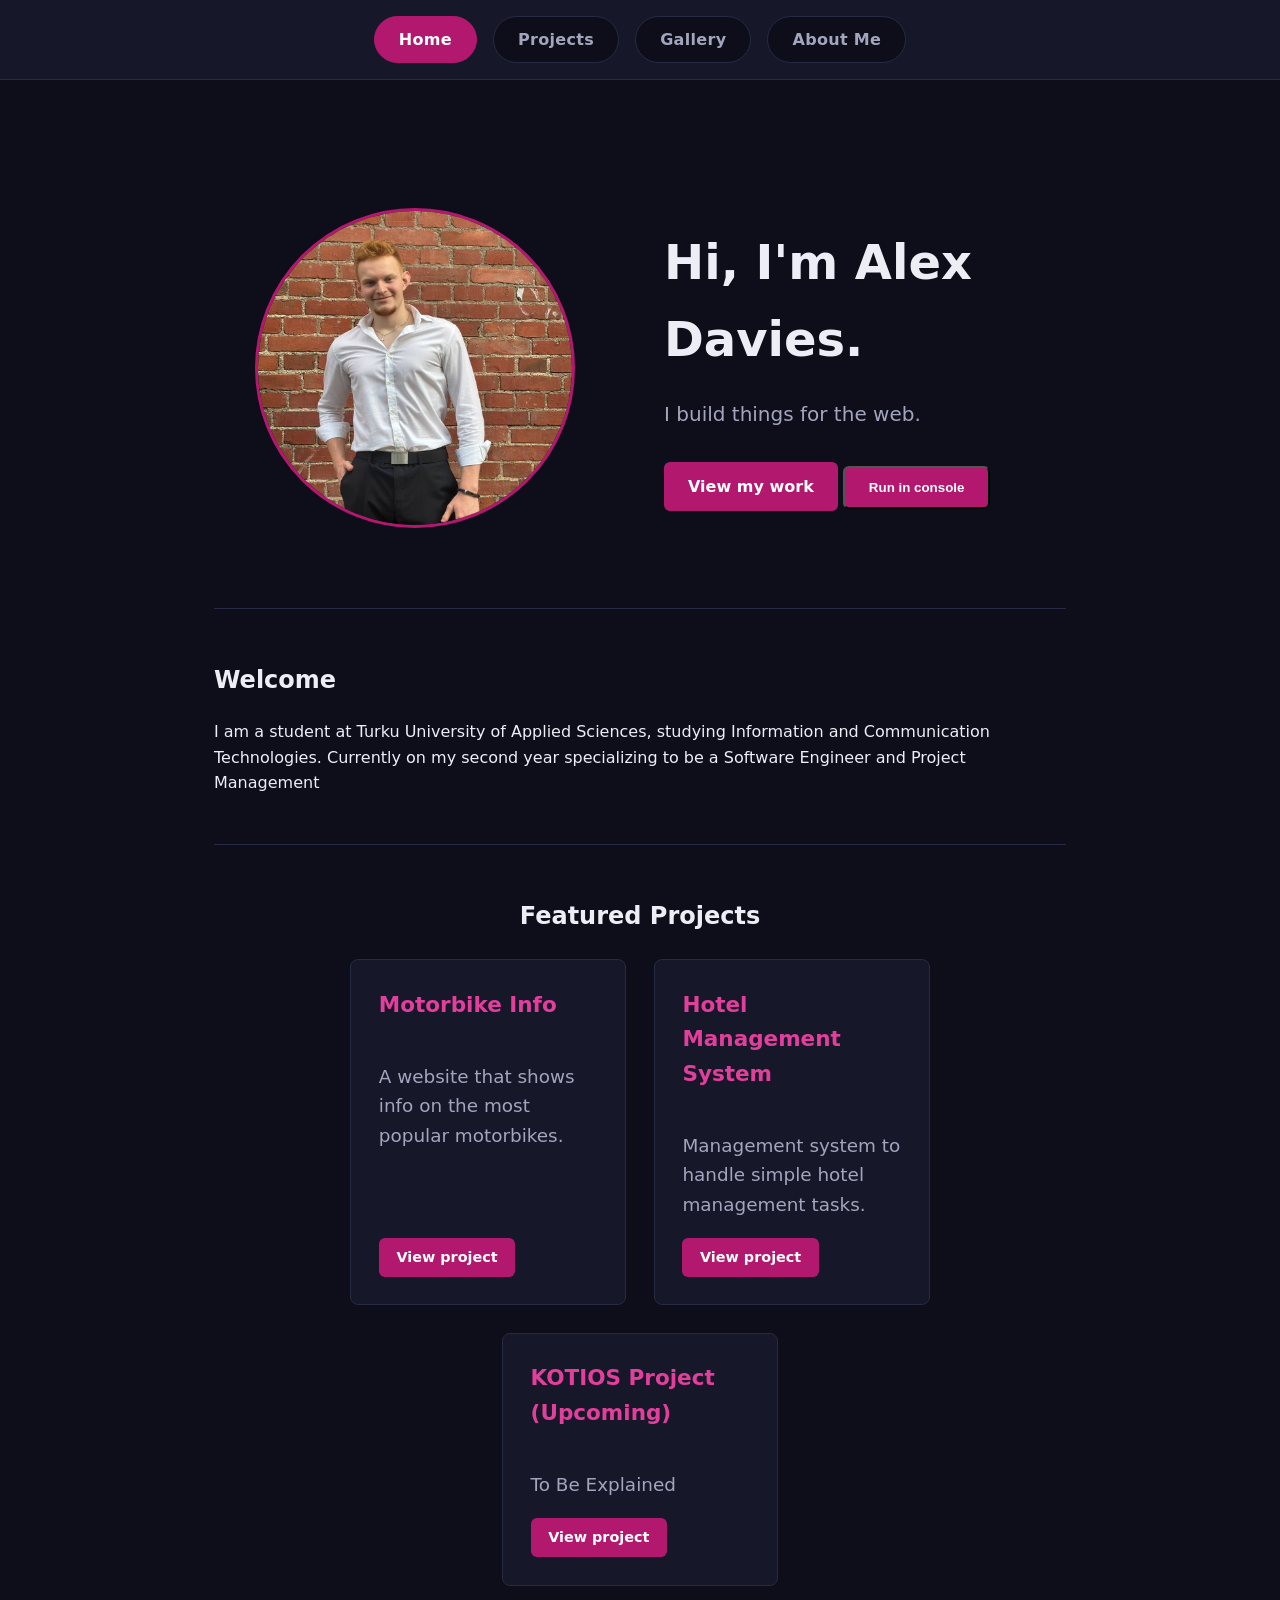
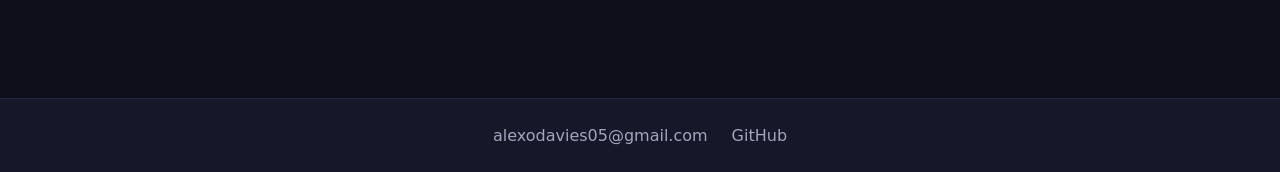
<file: index.html>
<!DOCTYPE html>
<html lang="en">
<head>
  <meta charset="UTF-8">
  <meta name="viewport" content="width=device-width, initial-scale=1.0">
  <title>Alex Davies | Portfolio</title>
  <link rel="stylesheet" href="styles.css">
</head>
<body>

  <!-- ===== Header ===== -->
  <header class="site-header">
    <nav class="site-nav">
      <a href="index.html" class="active">Home</a>
      <a href="projects.html">Projects</a>
      <a href="gallery.html">Gallery</a>
      <a href="about_me.html">About Me</a>
    </nav>
  </header>

  <!-- ===== Main page content ===== -->
  <main>
    <section class="hero">
      <div class="hero-photo">
        <img src="Pictures/Portfolio_Picture.jpg" alt="Alex Davies">
      </div>
      <div class="hero-text">
        <h1>Hi, I'm Alex Davies.</h1>
        <p>I build things for the web.</p>
        <a class="button" href="projects.html">View my work</a>
        <button class="button" id="run-console-btn" type="button">Run in console</button>
      </div>
    </section>

    <section class="intro">
      <h2>Welcome</h2>
      <p>I am a student at Turku University of Applied Sciences, studying Information and Communication Technologies. Currently on my second year specializing to be a Software Engineer and Project Management</p>
    </section>

    <section class="featured-projects">
      <h2>Featured Projects</h2>
      <div class="cards">
        <article class="card">
          <h3>Motorbike Info</h3>
          <p>A website that shows info on the most popular motorbikes.</p>
          <a class="button small" href="projects.html">View project</a>
        </article>
        <article class="card">
          <h3>Hotel Management System</h3>
          <p>Management system to handle simple hotel management tasks.</p>
          <a class="button small" href="projects.html">View project</a>
        </article>
        <article class="card">
          <h3>KOTIOS Project (Upcoming)</h3>
          <p>To Be Explained</p>
          <a class="button small" href="projects.html">View project</a>
        </article>
      </div>
    </section>
  </main>

  <!-- ===== Footer ===== -->
  <footer class="site-footer">
    <p>alexodavies05@gmail.com</p>
    <a href="https://github.com/F1nnAlex" target="_blank" rel="noopener">GitHub</a>
  </footer>

  <script src="Assignment_2.js"></script>
</body>
</html>
</file>
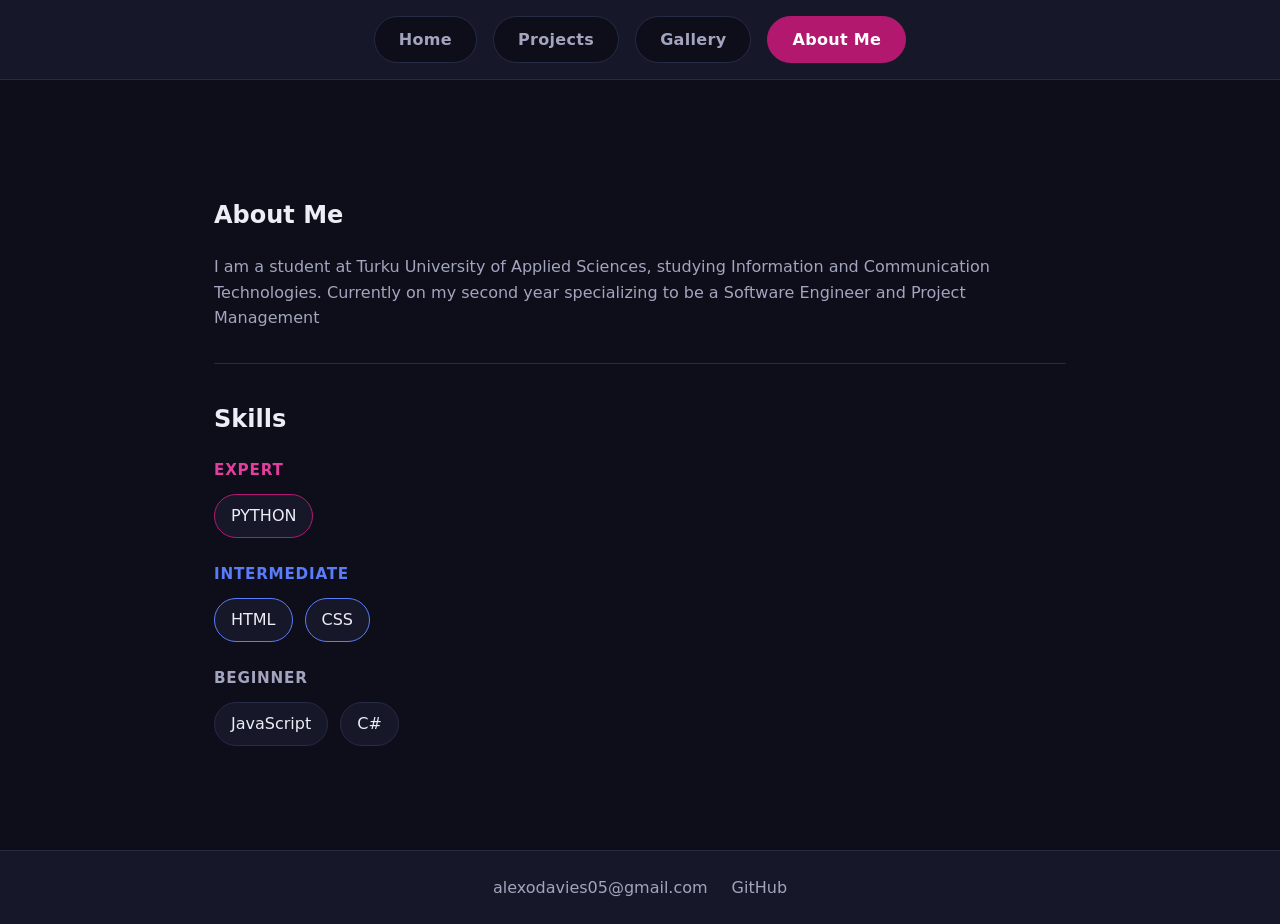
<file: about_me.html>
<!DOCTYPE html>
<html lang="en">
<head>
  <meta charset="UTF-8">
  <meta name="viewport" content="width=device-width, initial-scale=1.0">
  <title>About Me | Alex Davies</title>
  <link rel="stylesheet" href="styles.css">
</head>
<body>

  <!-- ===== Header ===== -->
  <header class="site-header">
    <nav class="site-nav">
      <a href="index.html">Home</a>
      <a href="projects.html">Projects</a>
      <a href="gallery.html">Gallery</a>
      <a href="about_me.html" class="active">About Me</a>
    </nav>
  </header>

  <!-- ===== About Me page content ===== -->
  <main>
    <section class="about-intro">
      <h1>About Me</h1>
      <p>I am a student at Turku University of Applied Sciences, studying Information and Communication Technologies. Currently on my second year specializing to be a Software Engineer and Project Management</p>
    </section>

    <section class="skills">
      <h2>Skills</h2>

      <div class="skill-tier expert">
        <h3>Expert</h3>
        <ul>
          <li>PYTHON</li>
        </ul>
      </div>

      <div class="skill-tier intermediate">
        <h3>Intermediate</h3>
        <ul>
          <li>HTML</li>
          <li>CSS</li>
        </ul>
      </div>

      <div class="skill-tier beginner">
        <h3>Beginner</h3>
        <ul>
          <li>JavaScript</li>
          <li>C#</li>
        </ul>
      </div>
    </section>
  </main>

  <!-- ===== Footer ===== -->
  <footer class="site-footer">
    <p>alexodavies05@gmail.com</p>
    <a href="https://github.com/F1nnAlex" target="_blank" rel="noopener">GitHub</a>
  </footer>

</body>
</html>
</file>
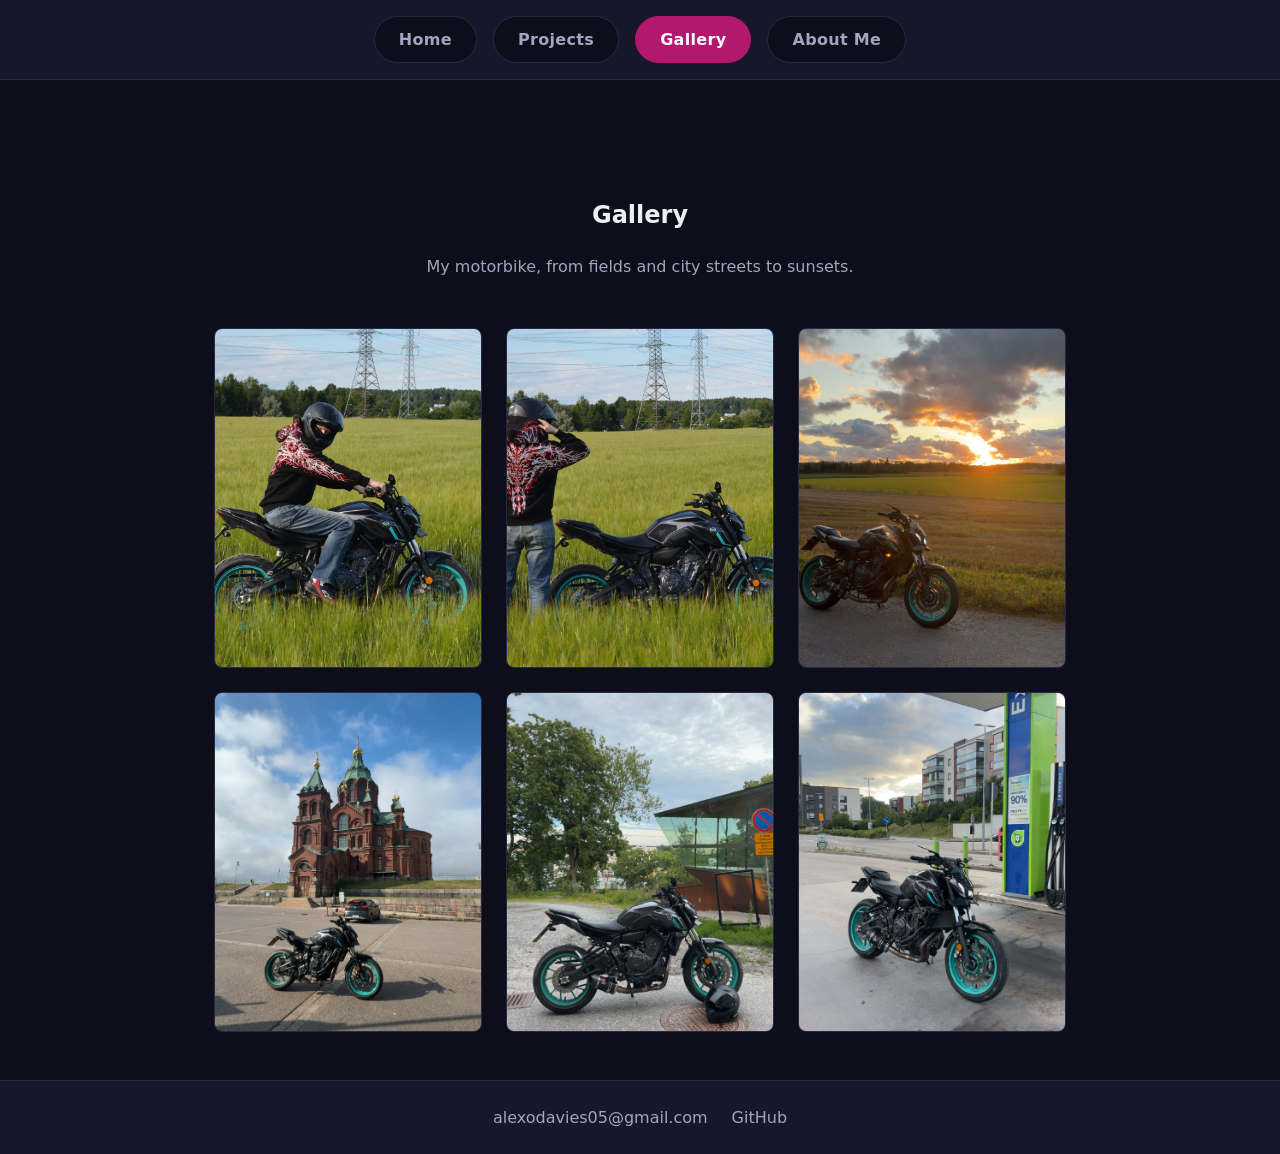
<file: gallery.html>
<!DOCTYPE html>
<html lang="en">
<head>
  <meta charset="UTF-8">
  <meta name="viewport" content="width=device-width, initial-scale=1.0">
  <title>Gallery | Alex Davies</title>
  <link rel="stylesheet" href="styles.css">
</head>
<body>

  <!-- ===== Header ===== -->
  <header class="site-header">
    <nav class="site-nav">
      <a href="index.html">Home</a>
      <a href="projects.html">Projects</a>
      <a href="gallery.html" class="active">Gallery</a>
      <a href="about_me.html">About Me</a>
    </nav>
  </header>

  <!-- ===== Gallery page content ===== -->
  <main>
    <section class="gallery-intro">
      <h1>Gallery</h1>
      <p>My motorbike, from fields and city streets to sunsets.</p>
    </section>

    <section class="gallery">
      <div class="gallery-flex">
        <figure class="gallery-item"><img src="Pictures/gallery_1.jpg" alt="Rider in a black helmet and red-patterned hoodie sitting on a black and teal motorbike in a green field"></figure>
        <figure class="gallery-item"><img src="Pictures/gallery_2.jpg" alt="Rider in a red-patterned hoodie standing in a green field next to a parked black and teal motorbike"></figure>
        <figure class="gallery-item"><img src="Pictures/gallery_3.jpg" alt="Black and teal motorbike parked on a country road at sunset with orange clouds over a field"></figure>
        <figure class="gallery-item"><img src="Pictures/gallery_4.jpg" alt="Black and teal motorbike parked in front of Uspenski Cathedral under a blue sky"></figure>
        <figure class="gallery-item"><img src="Pictures/gallery_5.jpg" alt="Black and teal motorbike parked on gravel with a helmet resting against the front wheel and a glass building behind"></figure>
        <figure class="gallery-item"><img src="Pictures/gallery_6.jpg" alt="Black and teal motorbike parked at a petrol station with apartment buildings in the background"></figure>
      </div>
    </section>
  </main>

  <!-- ===== Footer ===== -->
  <footer class="site-footer">
    <p>alexodavies05@gmail.com</p>
    <a href="https://github.com/F1nnAlex" target="_blank" rel="noopener">GitHub</a>
  </footer>

</body>
</html>
</file>
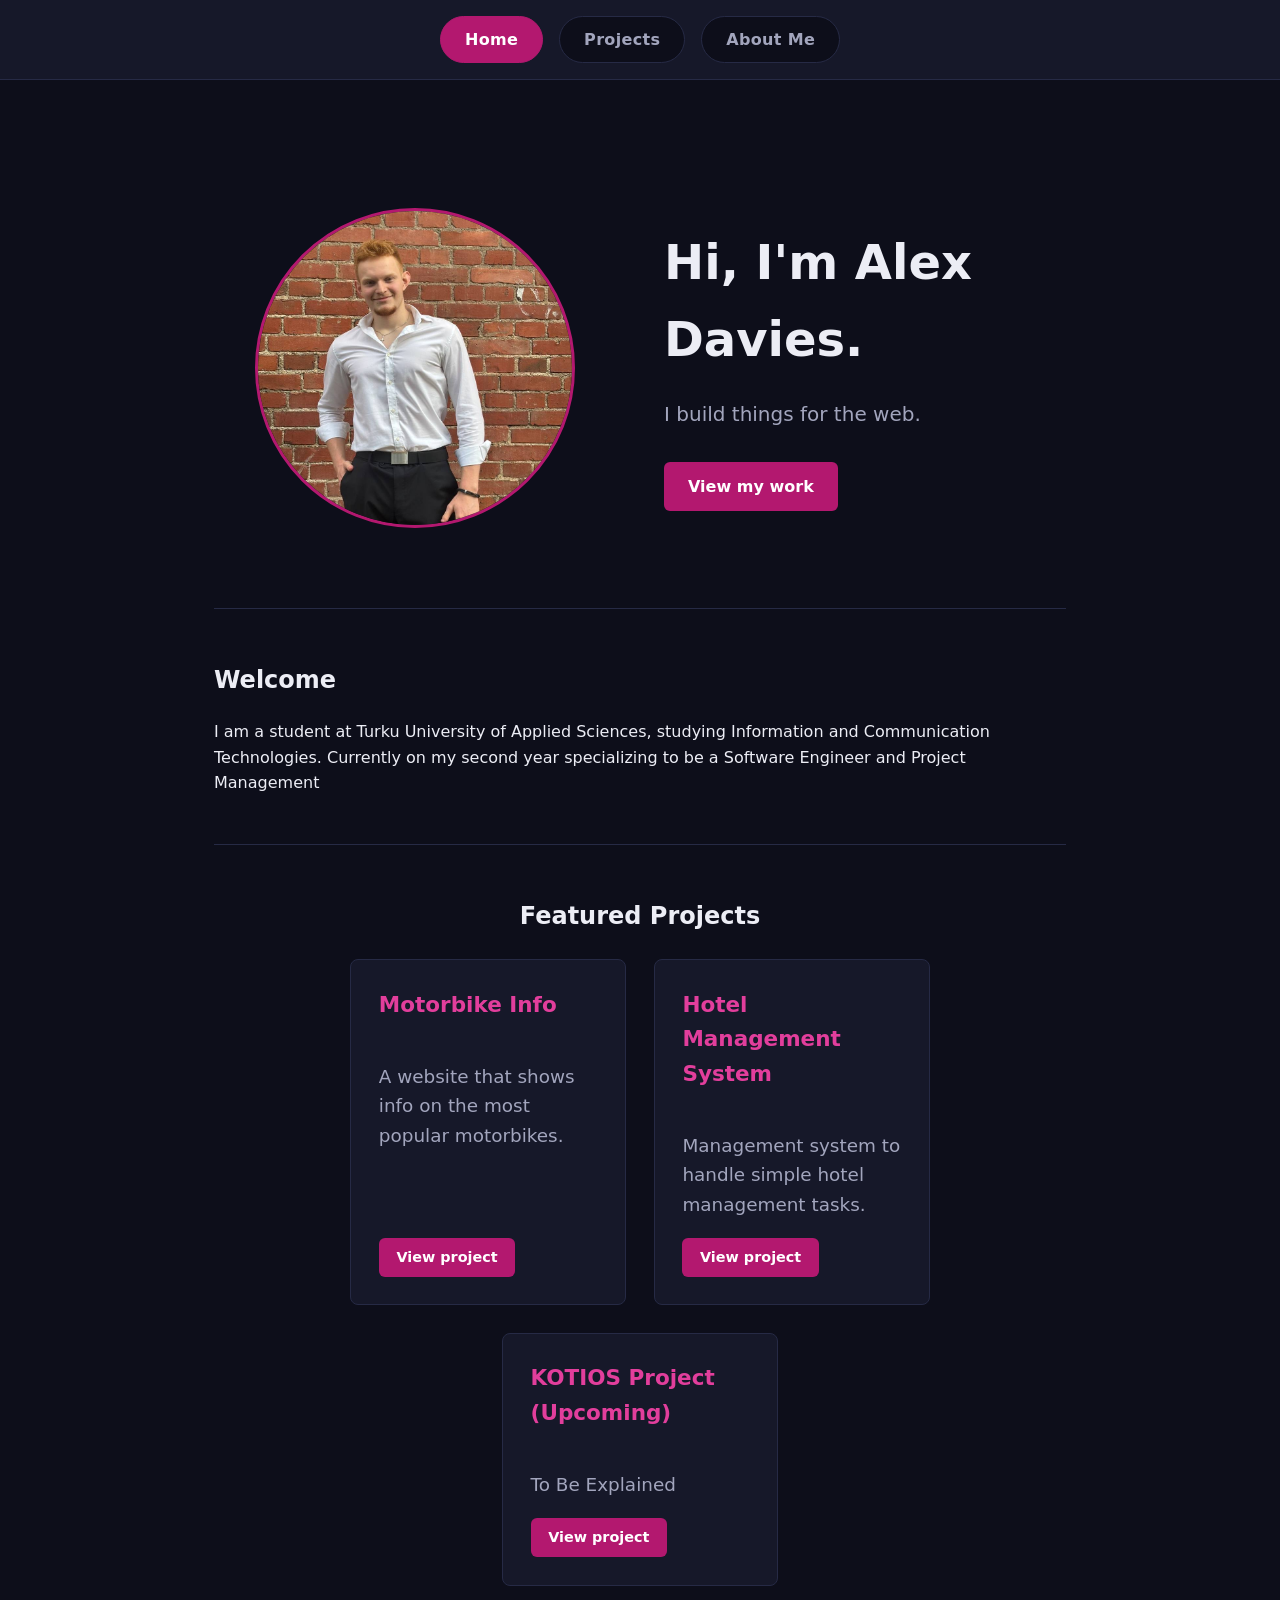
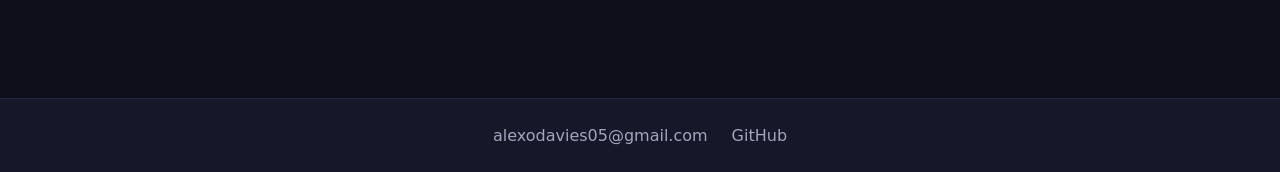
<file: main.html>
<!DOCTYPE html>
<html lang="en">
<head>
  <meta charset="UTF-8">
  <meta name="viewport" content="width=device-width, initial-scale=1.0">
  <title>Alex Davies | Portfolio</title>
  <link rel="stylesheet" href="styles.css">
</head>
<body>

  <!-- ===== Header ===== -->
  <header class="site-header">
    <nav class="site-nav">
      <a href="main.html" class="active">Home</a>
      <a href="projects.html">Projects</a>
      <a href="about_me.html">About Me</a>
    </nav>
  </header>

  <!-- ===== Main page content ===== -->
  <main>
    <section class="hero">
      <div class="hero-photo">
        <img src="Pictures/Portfolio_Picture.jpg" alt="Alex Davies">
      </div>
      <div class="hero-text">
        <h1>Hi, I'm Alex Davies.</h1>
        <p>I build things for the web.</p>
        <a class="button" href="projects.html">View my work</a>
      </div>
    </section>

    <section class="intro">
      <h2>Welcome</h2>
      <p>I am a student at Turku University of Applied Sciences, studying Information and Communication Technologies. Currently on my second year specializing to be a Software Engineer and Project Management</p>
    </section>

    <section class="featured-projects">
      <h2>Featured Projects</h2>
      <div class="cards">
        <article class="card">
          <h3>Motorbike Info</h3>
          <p>A website that shows info on the most popular motorbikes.</p>
          <a class="button small" href="projects.html">View project</a>
        </article>
        <article class="card">
          <h3>Hotel Management System</h3>
          <p>Management system to handle simple hotel management tasks.</p>
          <a class="button small" href="projects.html">View project</a>
        </article>
        <article class="card">
          <h3>KOTIOS Project (Upcoming)</h3>
          <p>To Be Explained</p>
          <a class="button small" href="projects.html">View project</a>
        </article>
      </div>
    </section>
  </main>

  <!-- ===== Footer ===== -->
  <footer class="site-footer">
    <p>alexodavies05@gmail.com</p>
    <a href="https://github.com/F1nnAlex" target="_blank" rel="noopener">GitHub</a>
  </footer>

</body>
</html>
</file>
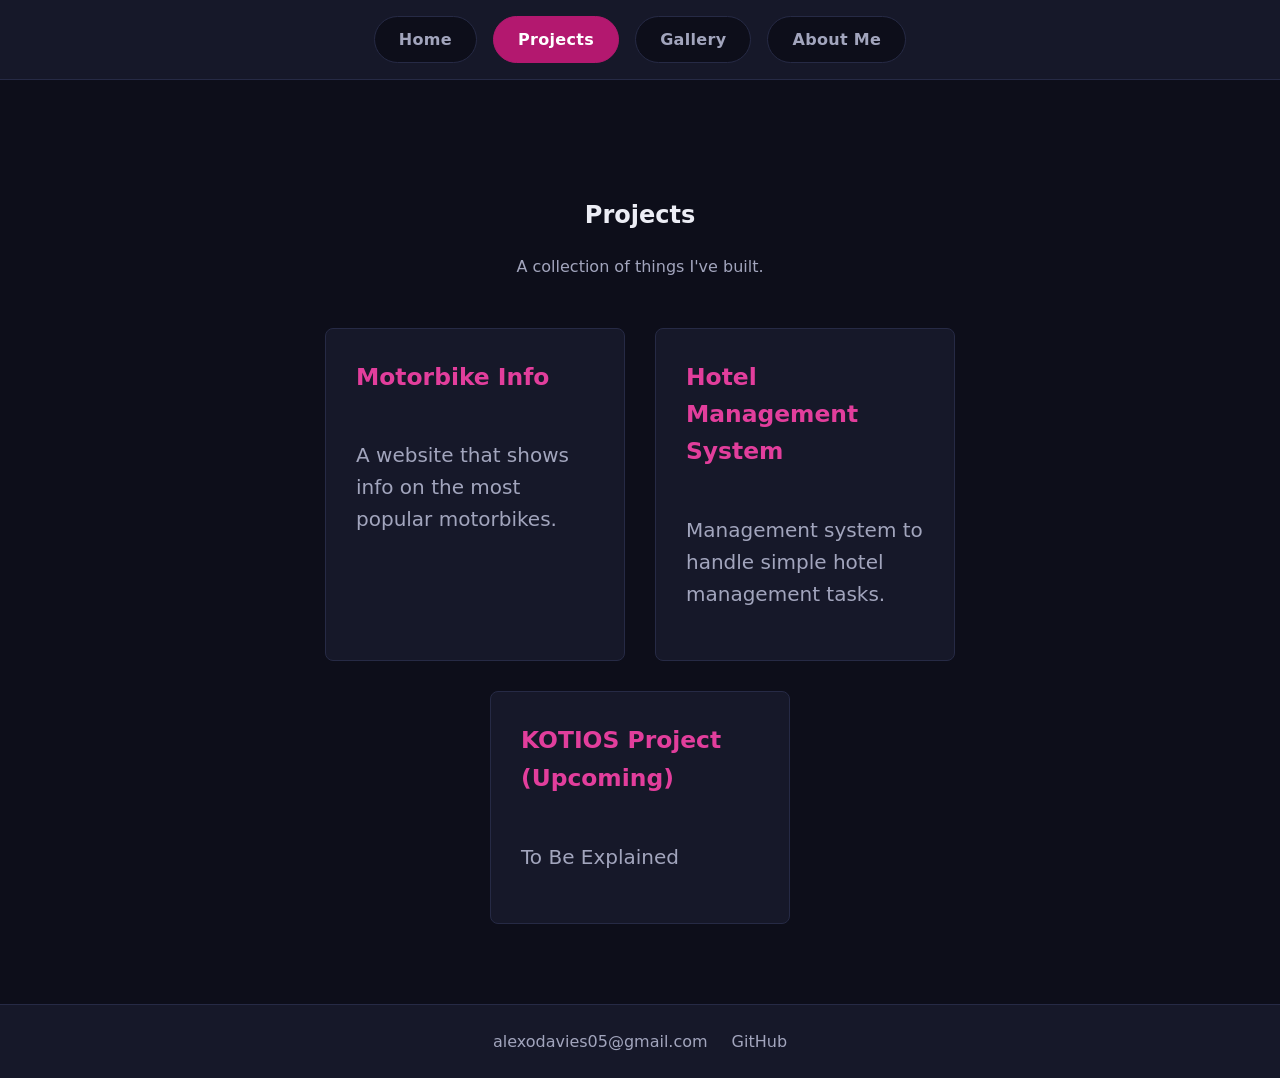
<file: projects.html>
<!DOCTYPE html>
<html lang="en">
<head>
  <meta charset="UTF-8">
  <meta name="viewport" content="width=device-width, initial-scale=1.0">
  <title>Projects | Alex Davies</title>
  <link rel="stylesheet" href="styles.css">
</head>
<body>

  <!-- ===== Header ===== -->
  <header class="site-header">
    <nav class="site-nav">
      <a href="index.html">Home</a>
      <a href="projects.html" class="active">Projects</a>
      <a href="gallery.html">Gallery</a>
      <a href="about_me.html">About Me</a>
    </nav>
  </header>

  <!-- ===== Projects page content ===== -->
  <main>
    <section class="projects-intro">
      <h1>Projects</h1>
      <p>A collection of things I've built.</p>
    </section>

    <section class="project-list">
      <div class="cards">
        <article class="card">
          <h3>Motorbike Info</h3>
          <p>A website that shows info on the most popular motorbikes.</p>
        </article>
        <article class="card">
          <h3>Hotel Management System</h3>
          <p>Management system to handle simple hotel management tasks.</p>
        </article>
        <article class="card">
          <h3>KOTIOS Project (Upcoming)</h3>
          <p>To Be Explained</p>
        </article>
      </div>
    </section>
  </main>

  <!-- ===== Footer ===== -->
  <footer class="site-footer">
    <p>alexodavies05@gmail.com</p>
    <a href="https://github.com/F1nnAlex" target="_blank" rel="noopener">GitHub</a>
  </footer>

</body>
</html>
</file>
<file: styles.css>
/* =========================================================
   Shared styles (used across all pages: Home, Projects, About Me)
   ========================================================= */

:root {
  --bg: #0d0e1a;          /* dark navy background */
  --bg-alt: #161829;      /* slightly lighter panel background */
  --text: #ecedf5;        /* main text */
  --muted: #a2a5bd;       /* secondary text */
  --accent: #b3186f;      /* dark magenta accent */
  --accent-light: #e23e9c;/* brighter magenta for hover states */
  --accent-blue: #5b7cfa; /* dark blue accent, used for intermediate skill tier */
  --border: #262a45;      /* subtle border colour */
}

* {
  box-sizing: border-box;
}

html {
  scroll-behavior: smooth;
}

body {
  margin: 0;
  font-family: system-ui, -apple-system, "Segoe UI", Roboto, sans-serif;
  line-height: 1.6;
  color: var(--text);
  background: var(--bg);
}

a {
  color: var(--accent-light);
}

h1, h2, h3 {
  color: var(--text);
}

main {
  max-width: 900px;
  margin: 0 auto;
  padding: 3rem 1.5rem;
}

/* Header */
.site-header {
  position: sticky;
  top: 0;
  z-index: 10;
  background: var(--bg-alt);
  border-bottom: 1px solid var(--border);
}

.site-nav {
  display: flex;
  justify-content: center;
  align-items: center;
  gap: 1rem;
  padding: 1rem;
}

.site-nav a {
  text-align: center;
  padding: 0.6rem 1.5rem;
  text-decoration: none;
  font-weight: 600;
  letter-spacing: 0.02em;
  color: var(--muted);
  background: var(--bg);
  border: 1px solid var(--border);
  border-radius: 999px;
  transition: color 0.2s ease, border-color 0.2s ease, background 0.2s ease;
}

.site-nav a:hover {
  color: var(--text);
  border-color: var(--accent-light);
}

.site-nav a.active {
  color: #fff;
  background: var(--accent);
  border-color: var(--accent);
}

/* Footer */
.site-footer {
  background: var(--bg-alt);
  border-top: 1px solid var(--border);
  padding: 1.5rem;
  text-align: center;
  color: var(--muted);
  display: flex;
  justify-content: center;
  align-items: center;
  gap: 1.5rem;
  flex-wrap: wrap;
}

.site-footer a,
.site-footer p {
  color: var(--muted);
  margin: 0;
  text-decoration: none;
}

.site-footer a:hover {
  color: var(--accent-light);
}

.button {
  display: inline-block;
  padding: 0.75rem 1.5rem;
  border-radius: 6px;
  background: var(--accent);
  color: #fff;
  text-decoration: none;
  font-weight: 600;
  transition: background 0.2s ease;
}

.button:hover {
  background: var(--accent-light);
}

.button.small {
  padding: 0.5rem 1.1rem;
  font-size: 0.9rem;
}

.cards {
  display: flex;
  flex-wrap: wrap;
  justify-content: center;
  gap: 1.5rem;
  padding-bottom: 2rem;
}

.card {
  display: flex;
  flex-direction: column;
  align-items: flex-start;
  flex: 0 1 240px;
  padding: 1.5rem;
  border-radius: 8px;
  background: var(--bg-alt);
  border: 1px solid var(--border);
}

.card h3 {
  margin-top: 0;
  color: var(--accent-light);
}

.card p {
  color: var(--muted);
  flex-grow: 1;
}


/* =========================================================
   Main page styles
   ========================================================= */

.hero {
  display: flex;
  align-items: center;
  gap: 3rem;
  padding: 5rem 0;
}

.hero-photo {
  flex: 1;
  display: flex;
  justify-content: center;
}

.hero-photo img {
  width: 100%;
  max-width: 320px;
  aspect-ratio: 1 / 1;
  object-fit: cover;
  border-radius: 50%;
  border: 3px solid var(--accent);
  background: var(--bg-alt);
}

.hero-text {
  flex: 1;
}

.hero-text h1 {
  font-size: clamp(2rem, 5vw, 3rem);
  margin: 0 0 0.5rem;
}

.hero-text p {
  color: var(--muted);
  font-size: 1.25rem;
  margin-bottom: 2rem;
}

/* Stack the photo above the text on narrow screens */
@media (max-width: 700px) {
  .hero {
    flex-direction: column;
    text-align: center;
  }
}

.intro {
  padding: 2rem 0;
  border-top: 1px solid var(--border);
}

.featured-projects {
  padding: 2rem 0;
  border-top: 1px solid var(--border);
}

.featured-projects h2 {
  text-align: center;
  margin-bottom: 1.5rem;
}

.featured-projects .cards {
  gap: 1.725rem;
}

.featured-projects .card {
  flex-basis: 276px;
  padding: 1.725rem;
  font-size: 1.15rem;
}


/* =========================================================
   Projects page styles
   ========================================================= */

.projects-intro {
  text-align: center;
  padding: 3rem 0 2rem;
}

.projects-intro p {
  color: var(--muted);
}

.project-list .cards {
  gap: 1.875rem;
}

.project-list .card {
  flex-basis: 300px;
  padding: 1.875rem;
  font-size: 1.25rem;
}


/* =========================================================
   About Me page styles
   ========================================================= */

.about-intro {
  padding: 3rem 0 1rem;
}

.about-intro p {
  color: var(--muted);
}

.skills {
  padding: 1rem 0 2rem;
  border-top: 1px solid var(--border);
}

.skill-tier {
  margin-bottom: 1.5rem;
}

.skill-tier h3 {
  margin: 0 0 0.75rem;
  font-size: 0.95rem;
  text-transform: uppercase;
  letter-spacing: 0.05em;
}

.skill-tier ul {
  list-style: none;
  margin: 0;
  padding: 0;
  display: flex;
  flex-wrap: wrap;
  gap: 0.75rem;
}

.skill-tier li {
  background: var(--bg-alt);
  border: 1px solid var(--border);
  padding: 0.5rem 1rem;
  border-radius: 999px;
  color: var(--text);
}

/* Tier colour coding */
.skill-tier.expert h3 {
  color: var(--accent-light);
}

.skill-tier.expert li {
  border-color: var(--accent);
}

.skill-tier.intermediate h3 {
  color: var(--accent-blue);
}

.skill-tier.intermediate li {
  border-color: var(--accent-blue);
}

.skill-tier.beginner h3 {
  color: var(--muted);
}

.skill-tier.beginner li {
  border-color: var(--border);
}


/* =========================================================
   Gallery page styles
   ========================================================= */

.gallery-intro {
  text-align: center;
  padding: 3rem 0 2rem;
}

.gallery-intro p {
  color: var(--muted);
}

.gallery-flex {
  display: flex;
  flex-direction: row;          /* images sit side by side */
  flex-wrap: wrap;              /* wrap onto new rows when space runs out */
  justify-content: center;      /* centre each row */
  align-items: stretch;         /* make items in a row the same height */
  gap: 1.5rem;                  /* space between images */
}

.gallery-item {
  flex: 1 1 250px;              /* grow and shrink, ~3 per row on desktop */
  max-width: 280px;
  height: 340px;
  margin: 0;
  overflow: hidden;
  border-radius: 8px;
  background: var(--bg-alt);
  border: 1px solid var(--border);
}

.gallery-item img {
  width: 100%;
  height: 100%;
  object-fit: cover;
  display: block;
  color: var(--muted);
  transition: transform 0.3s ease;
}

.gallery-item:hover img {
  transform: scale(1.05);
}

/* Stack the images in one column on small screens */
@media (max-width: 600px) {
  .gallery-flex {
    flex-direction: column;
    align-items: center;
  }

  .gallery-item {
    width: 100%;
    max-width: 400px;
  }
}
</file>
